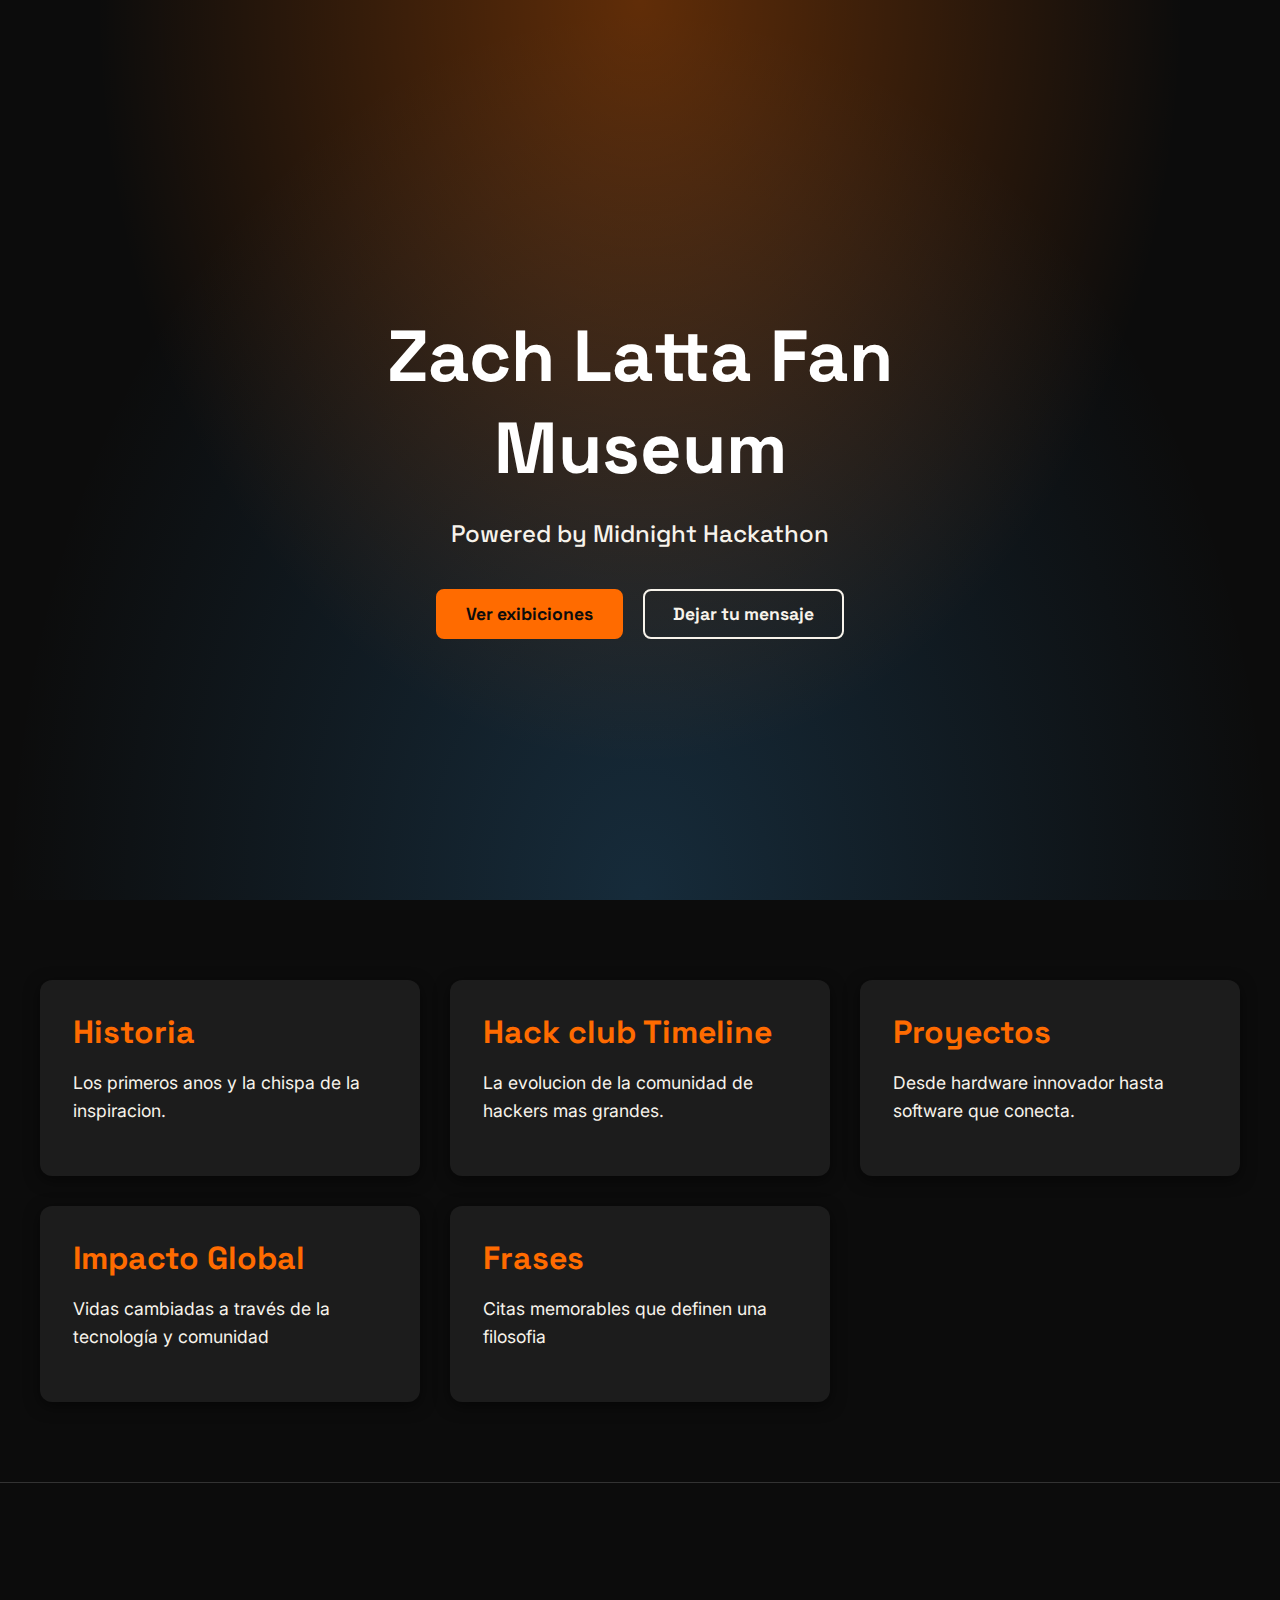
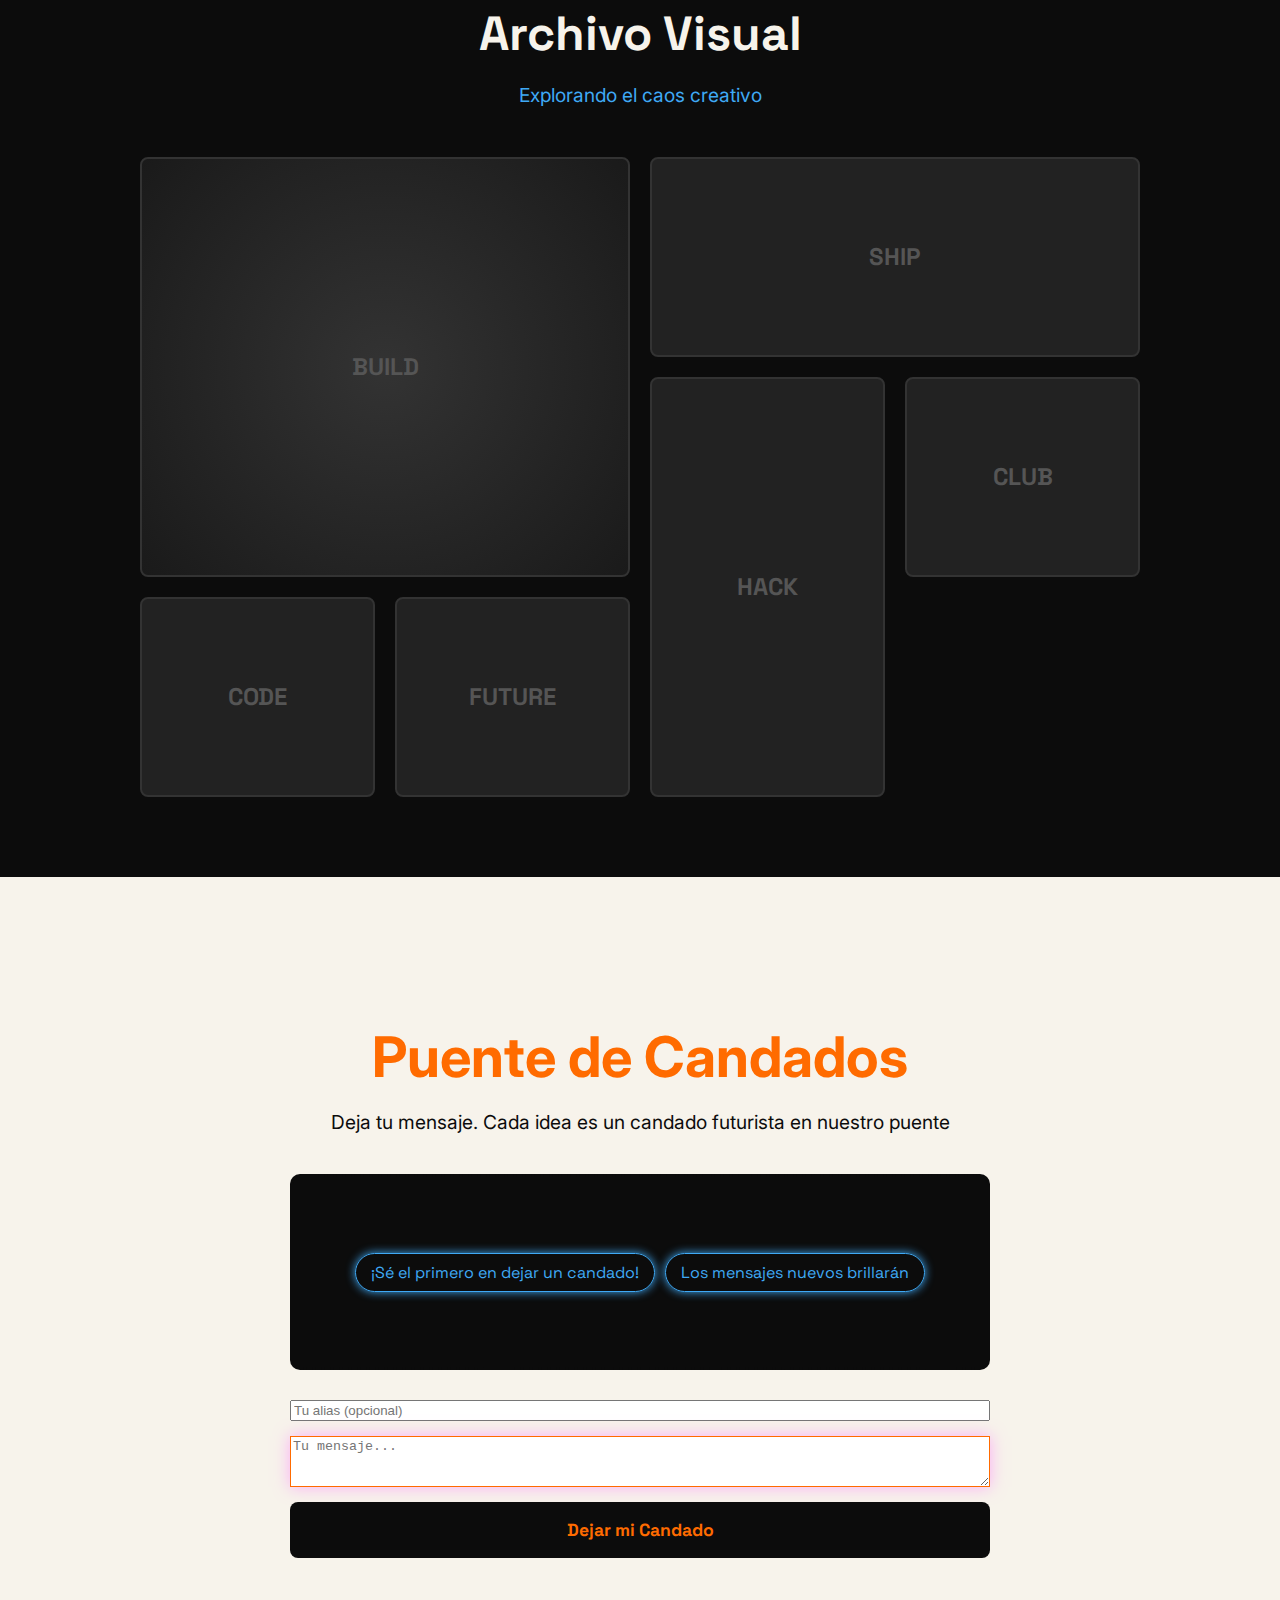
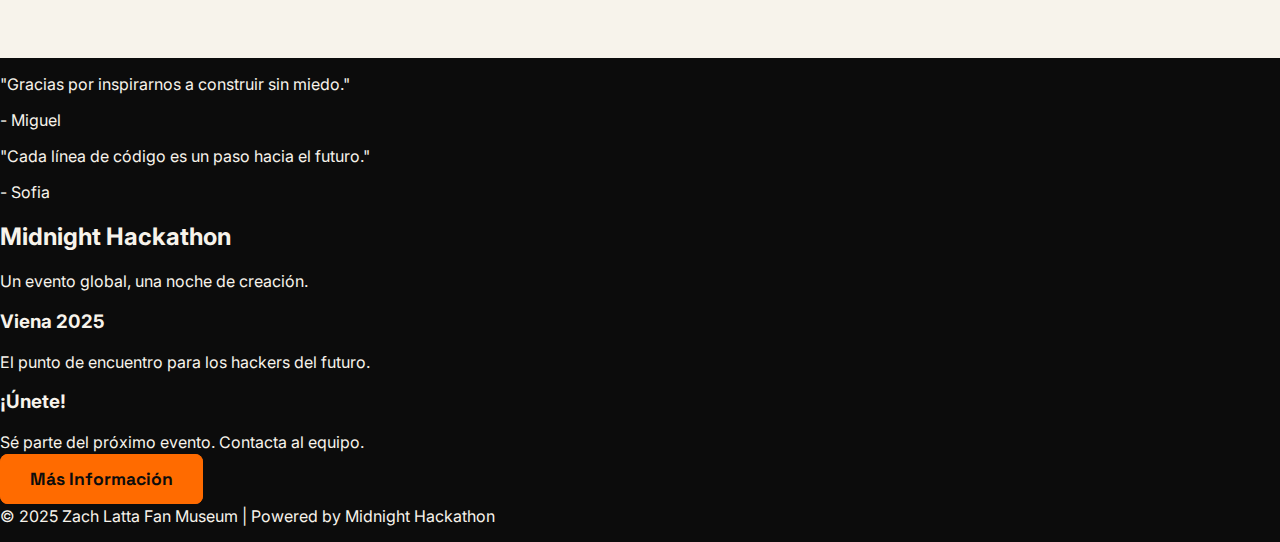
<file: index.html>
<!DOCTYPE html>
<html lang="en">

<head>
    <meta charset="UTF-8">
    <meta name="viewport" content="width=device-width, initial-scale=1.0">
    <title>Zach Latta Fan Museum - Midnight Hackathon</title>

    <link rel="preconnect" href="https://fonts.googleapis.com">
    <link rel="preconnect" href="https://fonts.gstatic.com" crossorigin>
    <link href="https://fonts.googleapis.com/css2?family=Space+Grotesk:wght@500;700&family=Inter:wght@400;700&display=swap" rel="stylesheet">

    <link rel="stylesheet" href="css/styles.css">
</head>

<body>
    <header class="hero-section">
        <div class="hero-content">
           <h1>Zach Latta Fan Museum</h1>
           <p>Powered by Midnight Hackathon</p>

           <div class="cta-buttons">
           <a href="#exhibiciones" class="btn btn-primary">Ver exibiciones</a>
           <a href="#mensaje" class="btn btn-secondary">Dejar tu mensaje</a>
           </div>
        </div>
    </header>

    <main>
         <section id="exhibiciones" class="exhibit-section">
               
            <div class="exhibit-grid">

            <a href="views/historia.html"  class="exhibit-card">
                <h3>Historia</h3>
                <p>Los primeros anos y la chispa de la inspiracion.</p>
            </a>

            <a href="views/historia.html" class="exhibit-card">
                <h3>Hack club Timeline</h3>
                <p>La evolucion de la comunidad de hackers mas grandes.</p>
            </a>

            <a href="views/proyects.html" class="exhibit-card">
                <h3>Proyectos</h3>
                <p>Desde hardware innovador hasta software que conecta.</p>
            </a>

            <a href="views/impacto.html" class="exhibit-card">
                <h3>Impacto Global</h3>
                <p>Vidas cambiadas a través de la tecnología y comunidad</p>
            </a>

            <a href="views/frases.html" class="exhibit-card">
                <h3>Frases</h3>
                <p>Citas memorables que definen una filosofia </p>
            </a>

            </div>
        </section>

        <section class="gallery-section">
            <div class="gallery-header">
                <h2>Archivo Visual</h2>
                <p>Explorando el caos creativo</p>
            </div>
    
            <div class="gallery-collage">
                <div class="gallery-item item-1">
                    <span>BUILD</span>
                </div>
                
                <div class="gallery-item item-2">
                    <span>SHIP</span>
                </div>
                
                <div class="gallery-item item-3">
                    <span>HACK</span>
                </div>
                
                <div class="gallery-item item-4"><span>CLUB</span></div>
                <div class="gallery-item item-5"><span>CODE</span></div>
                <div class="gallery-item item-6"><span>FUTURE</span></div>
            </div>
        </section>
        <section id="mensaje" class="community-section">
            <div class="community-content">
                <h2>Puente de Candados</h2>
                <p>Deja tu mensaje. Cada idea es un candado futurista en nuestro puente</p>

                <div class="message-display">
                    <div class="placeholder-message">¡Sé el primero en dejar un candado!</div>
                    <div class="placeholder-message">Los mensajes nuevos brillarán</div>
                </div>
                
                <form class="message-form">
                    <input type="text" id="alias" placeholder="Tu alias (opcional)" maxlength="30">
                    <textarea id="text-message" rows="3" placeholder="Tu mensaje..." maxlength="150" required></textarea>
                    <button type="submit" class="btn btn-submit">Dejar mi Candado</button>
                </form>
                
                </div> </section> <section class="thanks-section">
            
                    <div class="team-messages-grid">
                        <div class="team-card">
                            <p>"Gracias por inspirarnos a construir sin miedo."</p>
                            <span>- Miguel</span>
                        </div>
                        <div class="team-card">
                            <p>"Cada línea de código es un paso hacia el futuro."</p>
                            <span>- Sofia</span>
                        </div>
                    </div>
                </div>
            </section>
    </main>

    <section class="hackathon-section">
        <div class="hackathon-content">
            <h2>Midnight Hackathon</h2>
            <p>Un evento global, una noche de creación.</p>
            <div class="info-grid">
                <div class="info-card">
                    <h3>Viena 2025</h3>
                    <p>El punto de encuentro para los hackers del futuro.</p>
                </div>
                <div class="info-card">
                    <h3>¡Únete!</h3>
                    <p>Sé parte del próximo evento. Contacta al equipo.</p>
                    <a href="#mensaje" class="btn btn-primary">Más Información</a>
                </div>
            </div>
        </div>
    </section>

    <footer class="footer-minimalist">
        <p>&copy; 2025 Zach Latta Fan Museum | Powered by Midnight Hackathon</p>
    </footer>
</body>
</html>
<!--                  XDDD  hola   </div> -->
</file>
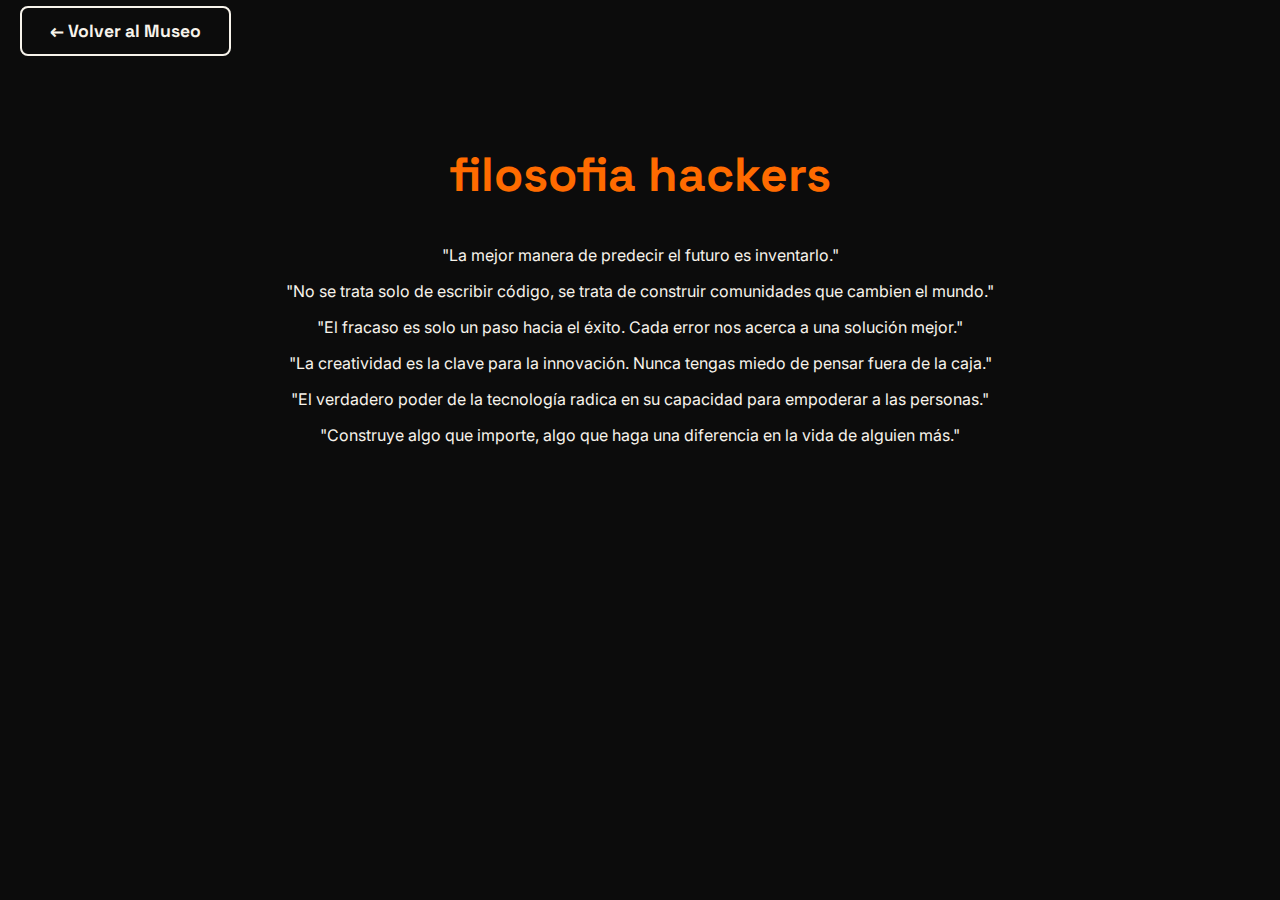
<file: views/frases.html>
<!DOCTYPE html>
<html lang="es">
<head>
    <meta charset="UTF-8">
    <meta name="viewport" content="width=device-width, initial-scale=1.0">
    <title>Frases de Zach Latta - Zach Latta Fan Museum</title>
    <link href="https://fonts.googleapis.com/css2?family=Space+Grotesk:wght@500;700&family=Inter:wght@400;700&display=swap" rel="stylesheet">

    <link rel="stylesheet" href="../css/styles.css">
</head>

<body>
       <nav style="padding: 20px;">
         <a href="../index.html" class="btn btn-secondary">← Volver al Museo</a>
         </nav>

         <main style="padding: 50px 20px; text-align: center;">
         <h1 style="color: var(--color-naranja); font-family: 'Space Grotesk'; font-size:  3rem;">filosofia hackers</h1>

         <div class="team-messages-grid" style="margin-top: 40px; max-width: 800px; margin-left: auto; margin-right: auto;">
             
             <div class="message-card">
                 <p>"La mejor manera de predecir el futuro es inventarlo."</p>
             </div>

             <div class="message-card">
                 <p>"No se trata solo de escribir código, se trata de construir comunidades que cambien el mundo."</p>
             </div>

             <div class="message-card">
                 <p>"El fracaso es solo un paso hacia el éxito. Cada error nos acerca a una solución mejor."</p>
             </div>

             <div class="message-card">
                 <p>"La creatividad es la clave para la innovación. Nunca tengas miedo de pensar fuera de la caja."</p>
             </div>

             <div class="message-card">
                 <p>"El verdadero poder de la tecnología radica en su capacidad para empoderar a las personas."</p>
             </div>

             <div class="message-card">
                 <p>"Construye algo que importe, algo que haga una diferencia en la vida de alguien más."</p>
             </div>
</body>
</html>
</file>
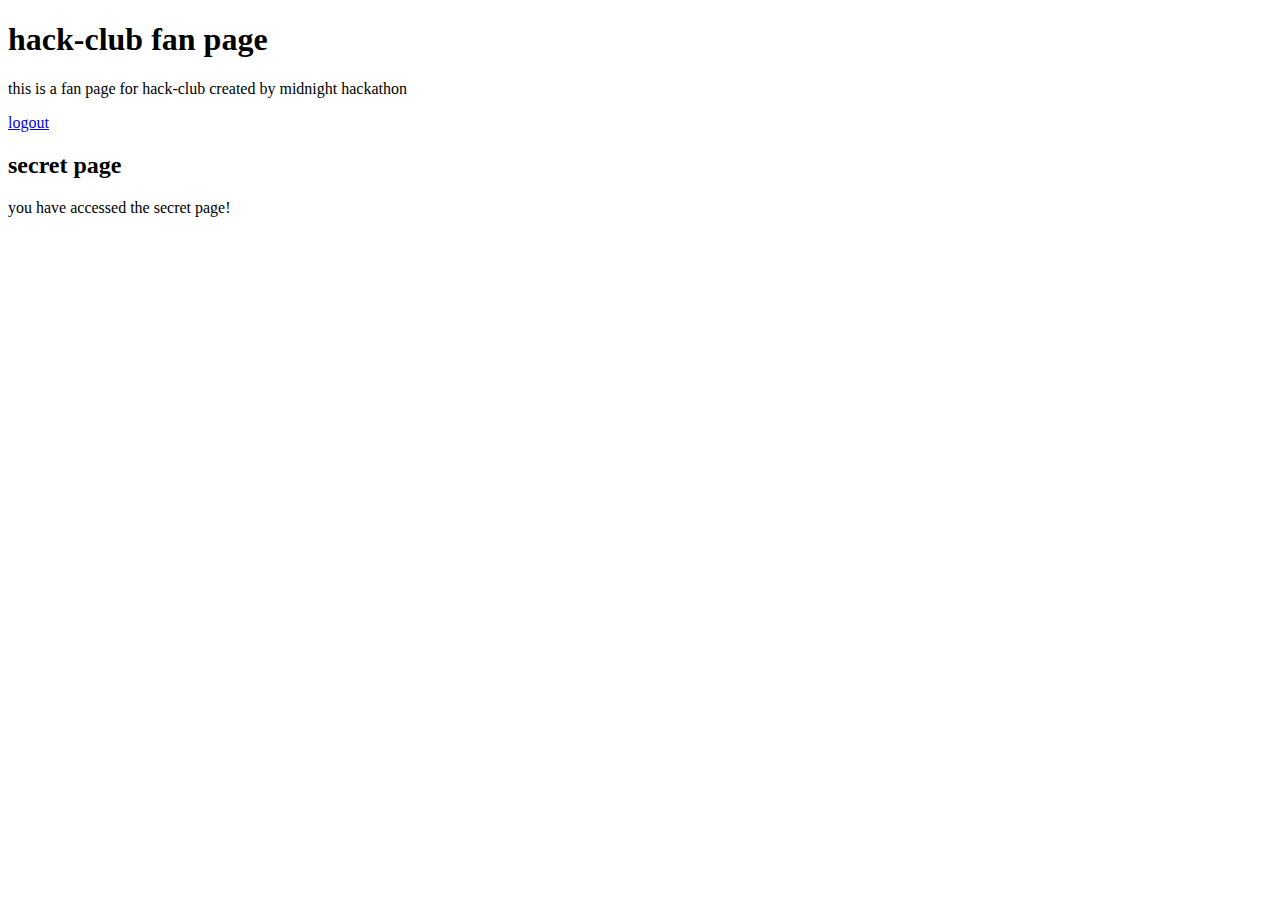
<file: views/hackclub.html>
<!DOCTYPE html>
<html lang="es">

<head>
    <meta charset="UTF-8">
    <meta name="viewport" content="width=device-width, initial-scale=1.0">
    <title>hack-club fan page</title>
</html>

<body>
    <h1>hack-club fan page</h1>
    <p>this is a fan page for hack-club created by midnight hackathon</p>
    <a href="/logout">logout</a>

     <h2>secret page</h2>
    <p>you have accessed the secret page!</p>
      

      
    
</body>
</file>
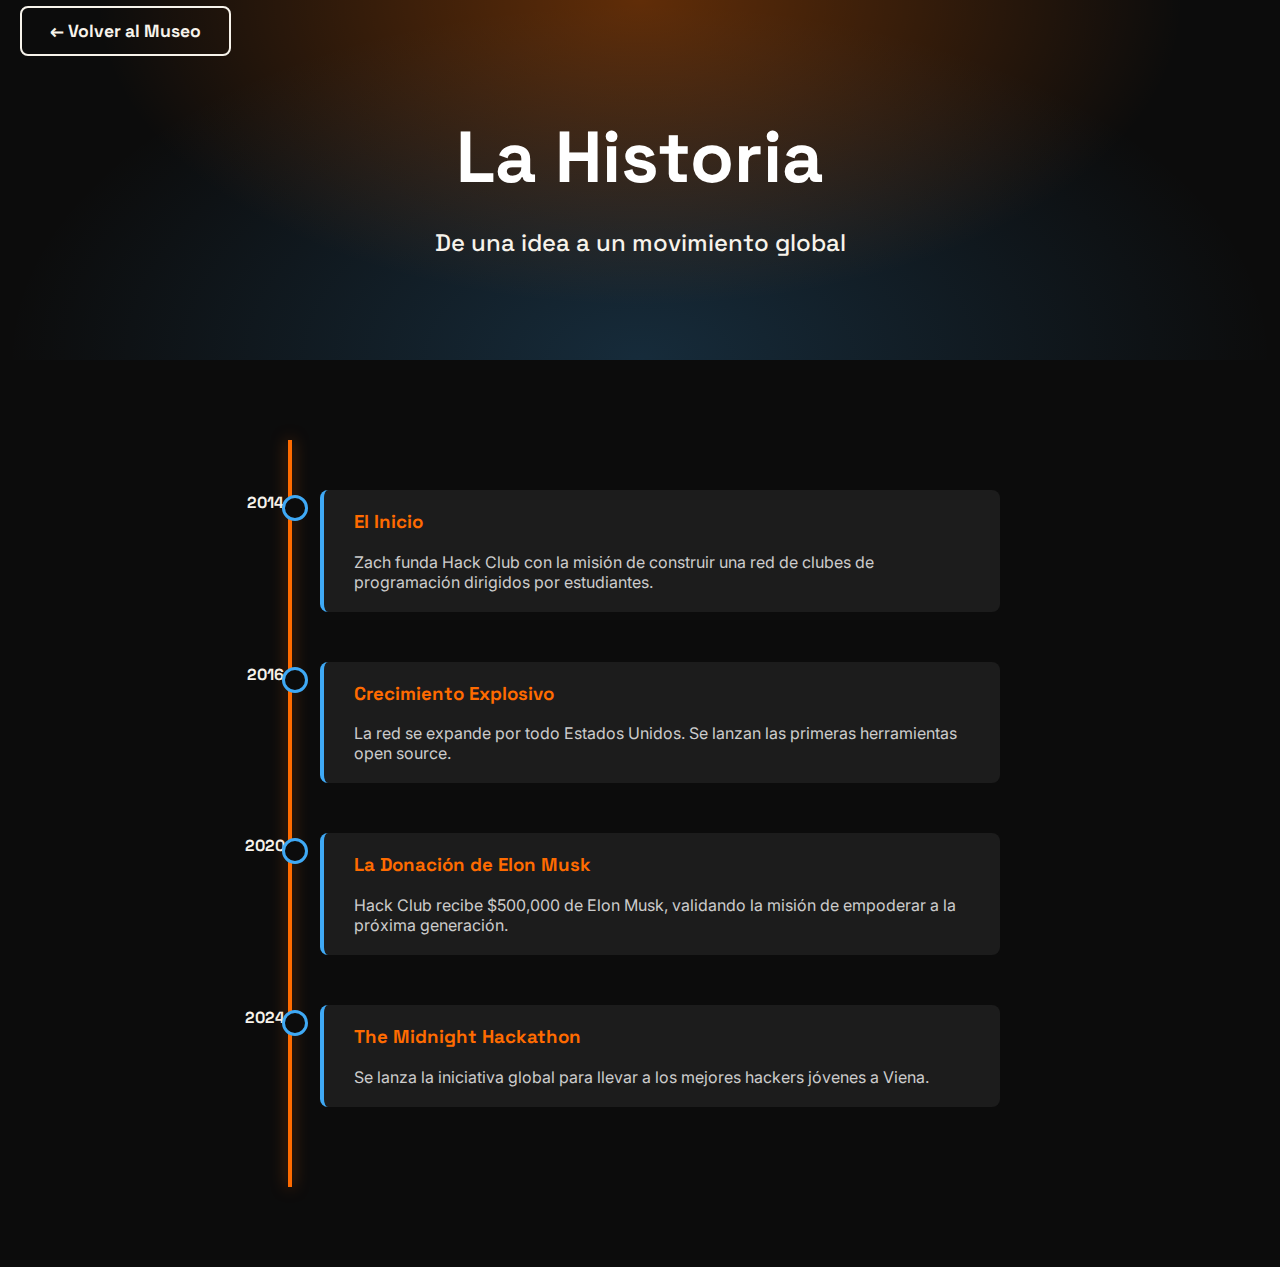
<file: views/historia.html>
<!DOCTYPE html>
<html lang="es">

<head>
    <meta charset="UTF-8">
    <meta name="viewport" content="width=device-width, initial-scale=1.0">
    <title>Historia - Zach Latta Fan Museum</title>
    
    <link rel="preconnect" href="https://fonts.googleapis.com">
    <link rel="preconnect" href="https://fonts.gstatic.com" crossorigin>
    <link href="https://fonts.googleapis.com/css2?family=Space+Grotesk:wght@500;700&family=Inter:wght@400;700&display=swap" rel="stylesheet">
    
    <link rel="stylesheet" href="../css/styles.css">
</head>
<body>

    <nav style="padding: 20px; position: absolute;">
     <a href="..//index.html" class="btn btn-secondary">← Volver al Museo</a>
    </nav>

    <header class="hero-section" style="height: 40vh; min-height: 300px;">
        <div class="hero-content">
            <h1>La Historia</h1>
            <p>De una idea a un movimiento global</p>
        </div>
    </header>

    <main>
        <section class="exhibit-section">
            <div class="timeline-container">
                
                <div class="timeline-item">
                    <div class="timeline-date">2014</div>
                    <div class="timeline-content">
                        <h3>El Inicio</h3>
                        <p>Zach funda Hack Club con la misión de construir una red de clubes de programación dirigidos por estudiantes.</p>
                    </div>
                </div>

                <div class="timeline-item">
                    <div class="timeline-date">2016</div>
                    <div class="timeline-content">
                        <h3>Crecimiento Explosivo</h3>
                        <p>La red se expande por todo Estados Unidos. Se lanzan las primeras herramientas open source.</p>
                    </div>
                </div>

                <div class="timeline-item">
                    <div class="timeline-date">2020</div>
                    <div class="timeline-content">
                        <h3>La Donación de Elon Musk</h3>
                        <p>Hack Club recibe $500,000 de Elon Musk, validando la misión de empoderar a la próxima generación.</p>
                    </div>
                </div>

                <div class="timeline-item">
                    <div class="timeline-date">2024</div>
                    <div class="timeline-content">
                        <h3>The Midnight Hackathon</h3>
                        <p>Se lanza la iniciativa global para llevar a los mejores hackers jóvenes a Viena.</p>
                    </div>
                </div>

            </div>
        </section>
    </main>
 </body>
</html>
</file>
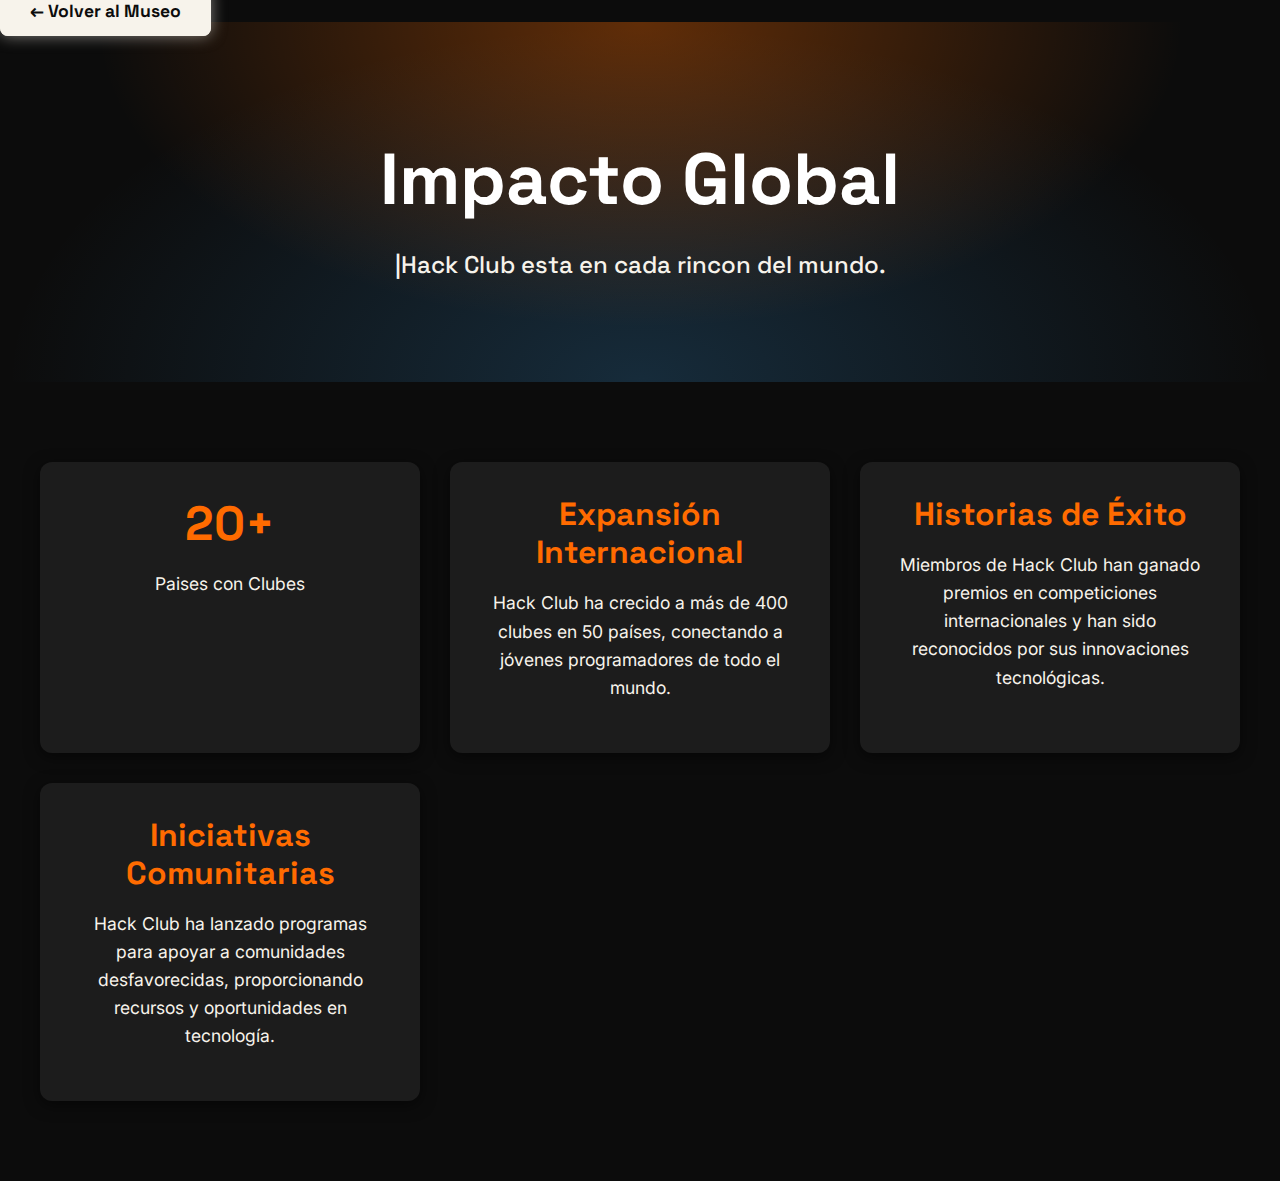
<file: views/impacto.html>
<!DOCTYPE html>
<html lang="es">

<head>
    <meta charset="UTF-8">
    <meta name="viewport" content="width=device-width, initial-scale=1.0">
    <title>Impacto Global - Zach Latta Fan Museum</title>
    <link href="https://fonts.googleapis.com/css2?family=Space+Grotesk:wght@500;700&family=Inter:wght@400;700&display=swap" rel="stylesheet">

    <link rel="stylesheet" href="../css/styles.css">
</head>

<body>
    <nav style="padding: 20ox;">
      <a href="../index.html" class="btn btn-secondary">← Volver al Museo</a>
    </nav>

    <header class="hero-section" style="height: 40vh; min-height: 300px;">
        <div class="hero-content">
            <h1>Impacto Global</h1>
            <p>|Hack Club esta en cada rincon del mundo.</p>
        </div>
    </header>

    <main>
        <section class="exhibit-section">
           <div class="exhibit-grid" style="text-align: center;">
         
                 <div class="exhibit-card">
                     <h3 style="font-size:  3rem; color: var(--color-naranja);">20+</h3>
                     <p>Paises con Clubes</p>
                </div>
                <div class="exhibit-card">
                    <h3>Expansión Internacional</h3>
                    <p>Hack Club ha crecido a más de 400 clubes en 50 países, conectando a jóvenes programadores de todo el mundo.</p>
                </div>

                <div class="exhibit-card">
                    <h3>Historias de Éxito</h3>
                    <p>Miembros de Hack Club han ganado premios en competiciones internacionales y han sido reconocidos por sus innovaciones tecnológicas.</p>
                </div>

                <div class="exhibit-card">
                    <h3>Iniciativas Comunitarias</h3>
                    <p>Hack Club ha lanzado programas para apoyar a comunidades desfavorecidas, proporcionando recursos y oportunidades en tecnología.</p>
                </div>

            </div>
        </section>
    </main>
</body>
</html>
</file>
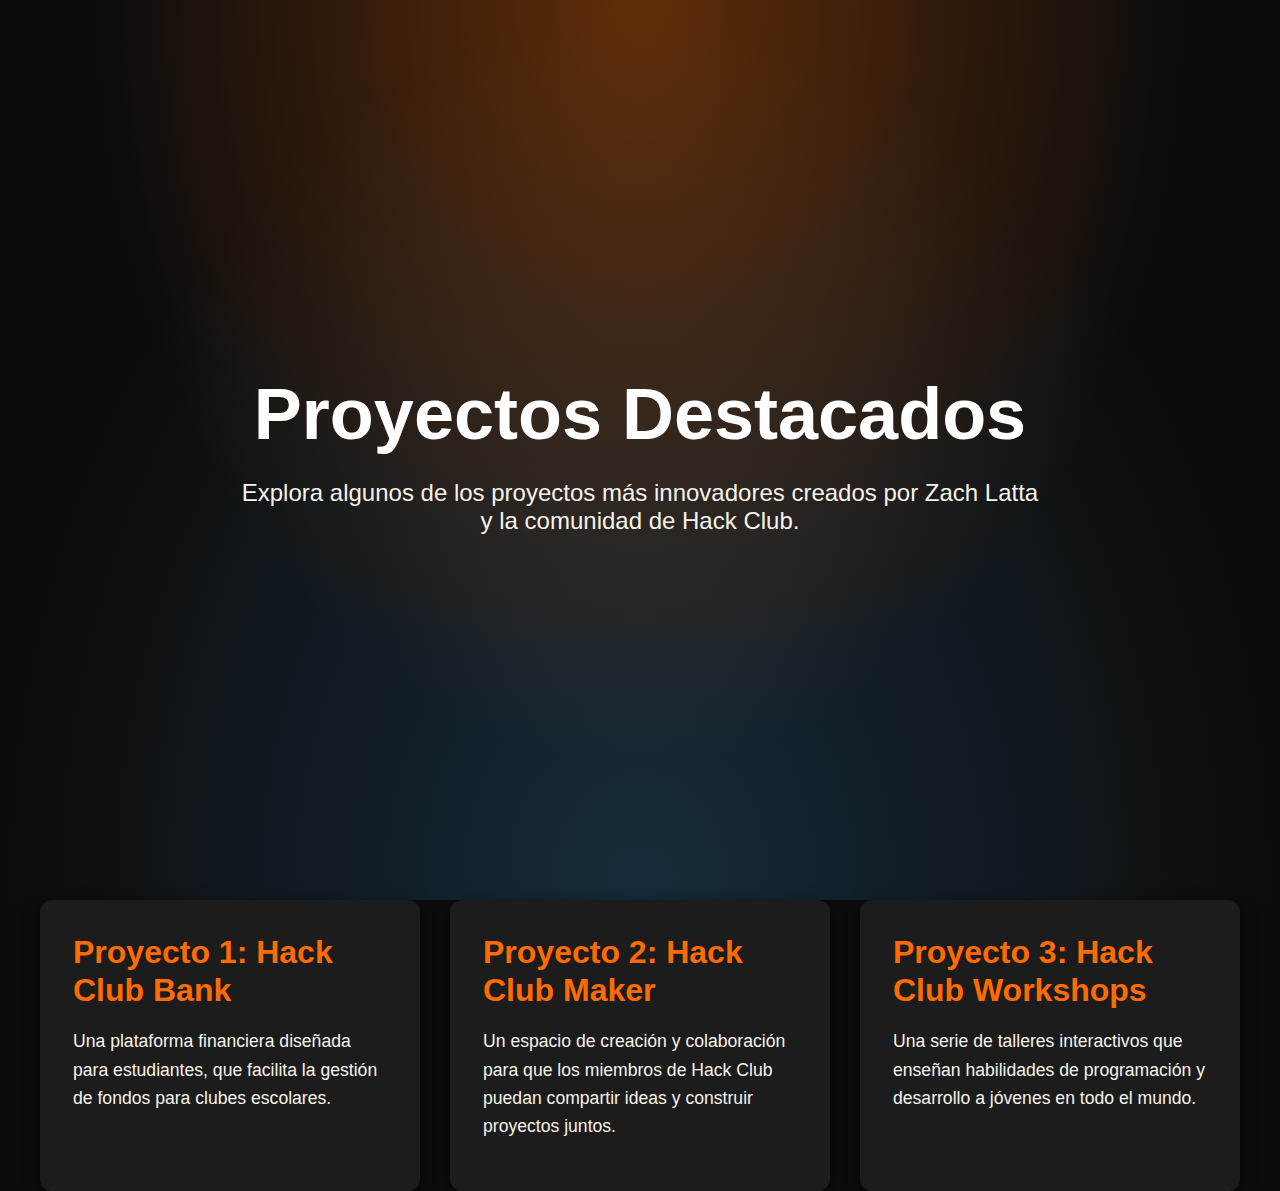
<file: views/proyects.html>
<!DOCTYPE html>
<html lang="es">
<head>
    <meta charset="UTF-8">
    <meta name="viewport" content="width=device-width, initial-scale=1.0">
    <title>Proyectos - Zach Latta Fan Museum</title>
    <link rel="stylesheet" href="../css/styles.css">
</head>

<body>
    <header class="hero-section">
        <div class="hero-content">
           <h1>Proyectos Destacados</h1>
           <p>Explora algunos de los proyectos más innovadores creados por Zach Latta y la comunidad de Hack Club.</p>
        </div>
    </header>

    <main>
        <section class="exhibit-grid">
            <div class="exhibit-grid">

                <div class="exhibit-card">
                    <h3>Proyecto 1: Hack Club Bank</h3>
                    <p>Una plataforma financiera diseñada para estudiantes, que facilita la gestión de fondos para clubes escolares.</p>
                </div>

                <div class="exhibit-card">
                    <h3>Proyecto 2: Hack Club Maker</h3>
                    <p>Un espacio de creación y colaboración para que los miembros de Hack Club puedan compartir ideas y construir proyectos juntos.</p>
                </div>

                <div class="exhibit-card">
                    <h3>Proyecto 3: Hack Club Workshops</h3>
                    <p>Una serie de talleres interactivos que enseñan habilidades de programación y desarrollo a jóvenes en todo el mundo.</p>
                </div>

            </div>
        </section>
    </main>
</file>
<file: css/styles.css>
@import url('global.css');
@import url('hero.css');
@import url('exhibiciones.css');
@import url('galeria.css');
@import url('comunidad.css');

/* Hero Section Styles */ 
/* Su unico trabajp es  impoprtar los otros archivos en orden correcto */
</file>
